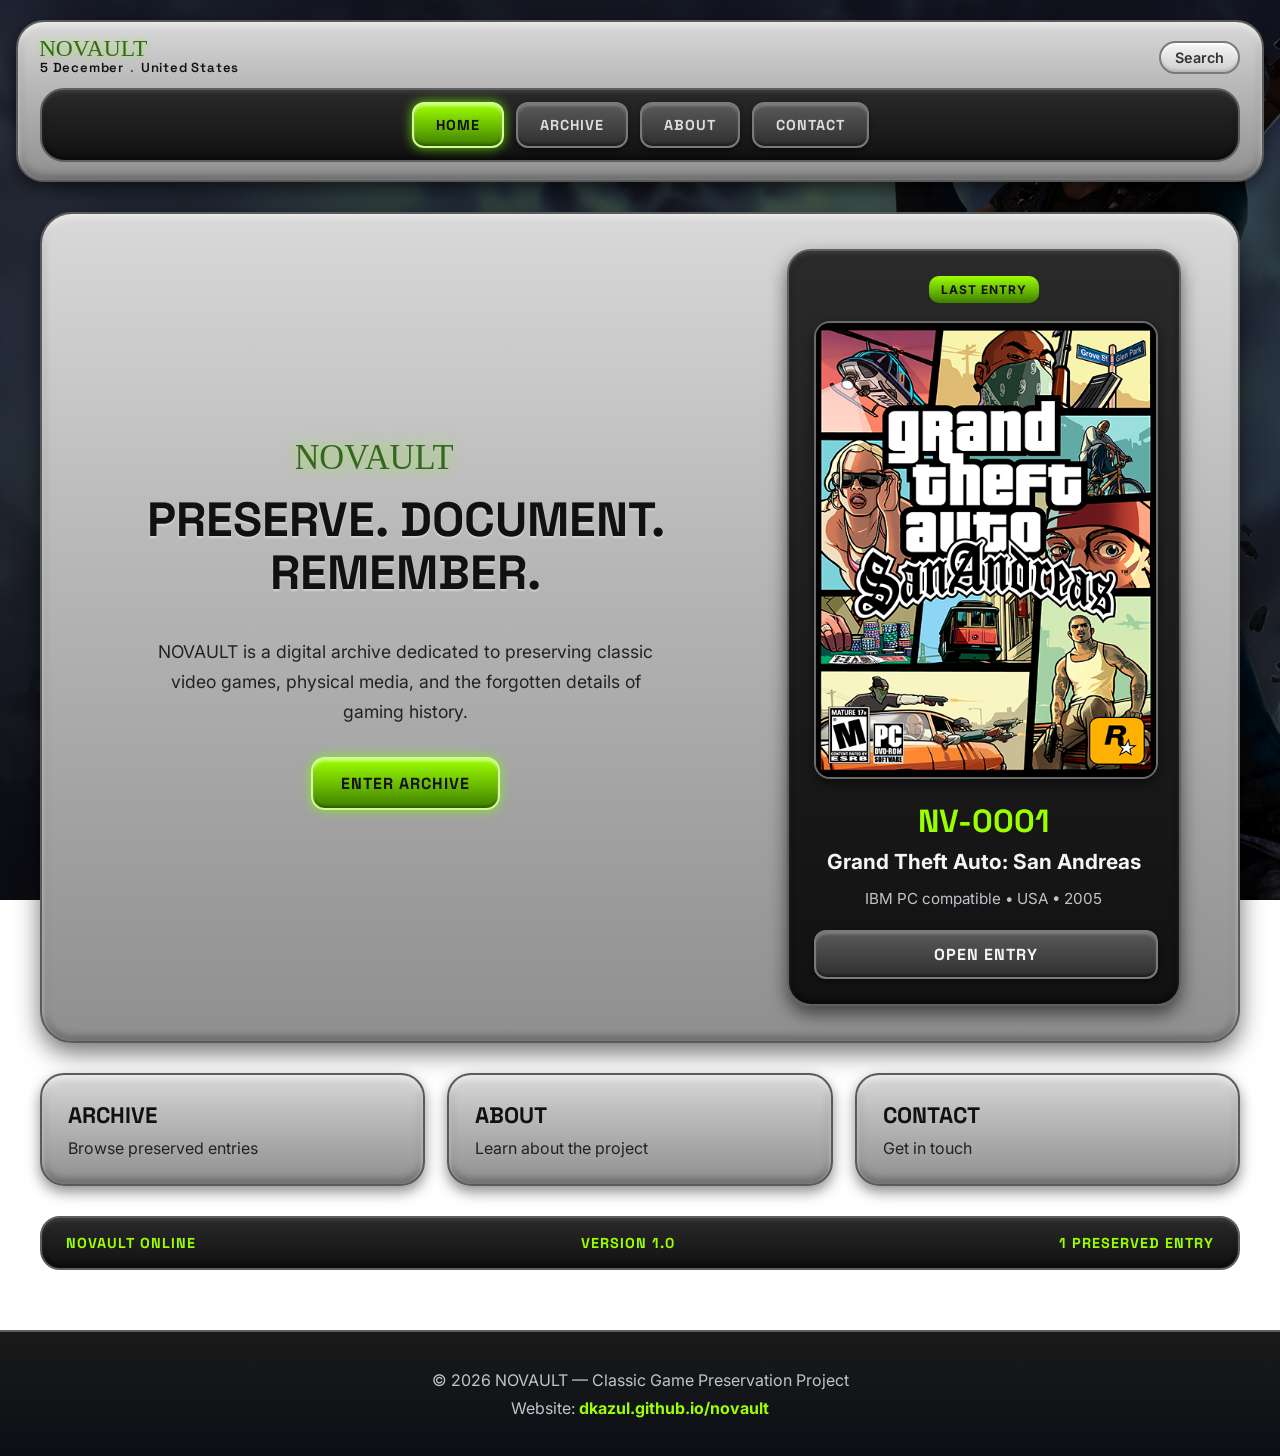
<file: index.html>
<!DOCTYPE html>
<html lang="en">

<head>
<meta charset="UTF-8">
<meta name="viewport" content="width=device-width, initial-scale=1.0">

<title>NOVAULT</title>

<link rel="preconnect" href="https://fonts.googleapis.com">
<link rel="preconnect" href="https://fonts.gstatic.com" crossorigin>
<link href="https://fonts.googleapis.com/css2?family=Inter:wght@400;500;700&family=Space+Grotesk:wght@500;700&display=swap" rel="stylesheet">

<link rel="stylesheet" href="style.css">
<link rel="icon" type="image/svg+xml" href="assets/images/favicon.svg">

</head>


<body>


<!-- NAVBAR RETRÔ -->
<nav class="retro-navbar">
    <div class="retro-navbar-top">

    <a href="index.html" class="retro-brand">
        <img src="assets/images/logo-menu.svg" alt="NOVAULT">

        <div class="retro-status-info">
    <span id="current-date"></span>
    <span class="separator">.</span>
    <span id="current-region"></span>
</div>
    </a>

    <div class="retro-search" onclick="comingSoon()">
    <span id="search-text">Search</span>
</div>

</div>

    <div class="retro-navbar-menu">
        <a href="index.html" class="retro-btn active">HOME</a>
        <a href="archive.html" class="retro-btn">ARCHIVE</a>
        <a href="about.html" class="retro-btn">ABOUT</a>
        <a href="contact.html" class="retro-btn">CONTACT</a>
    </div>
</nav>

<!-- HOME RETRÔ -->
<main class="retro-home">

    <section class="retro-hero">
        <div class="hero-left">
            <img src="assets/images/logo-menu.svg" alt="NOVAULT" class="hero-logo">

            <h1>PRESERVE. DOCUMENT. REMEMBER.</h1>

            <p>
                NOVAULT is a digital archive dedicated to preserving
                classic video games, physical media, and the forgotten
                details of gaming history.
            </p>

            <a href="archive.html" class="retro-cta">
                ENTER ARCHIVE
            </a>
        </div>

        <div class="hero-right">
            <div class="featured-card">
                <span class="featured-label">LAST ENTRY</span>

                <img src="assets/images/gta-san-andreas-cover-pc.jpg"
                     alt="GTA San Andreas"
                     class="featured-cover">

                <h2>NV-0001</h2>
                <h3>Grand Theft Auto: San Andreas</h3>

                <p>IBM PC compatible • USA • 2005</p>

                <a href="archive/nv-0001.html" class="featured-button">
                    OPEN ENTRY
                </a>
            </div>
        </div>
    </section>

    <section class="retro-panels">
        <a href="archive.html" class="panel-link">
            <div class="retro-panel">
                <h3>ARCHIVE</h3>
                <p>Browse preserved entries</p>
            </div>
        </a>

        <a href="about.html" class="panel-link">
            <div class="retro-panel">
                <h3>ABOUT</h3>
                <p>Learn about the project</p>
            </div>
        </a>

        <a href="contact.html" class="panel-link">
            <div class="retro-panel">
                <h3>CONTACT</h3>
                <p>Get in touch</p>
            </div>
        </a>
    </section>

    <section class="retro-status">
        <div class="status-bar">
            <span>NOVAULT ONLINE</span>
            <span>VERSION 1.0</span>
            <span>1 PRESERVED ENTRY</span>
        </div>
    </section>

</main>

<footer class="retro-footer">
    <p>© 2026 NOVAULT — Classic Game Preservation Project</p>
    <p>
        Website:
        <a href="https://dkazul.github.io/novault/" target="_blank">
            dkazul.github.io/novault
        </a>
    </p>
</footer>



<script>

const dateElement = document.getElementById("current-date");
const regionElement = document.getElementById("current-region");


// DATA

const now = new Date();

dateElement.textContent = now.toLocaleDateString("en-GB", {
    day: "numeric",
    month: "long"
});


// PAÍS

regionElement.textContent = "Detecting...";


fetch("https://ipwho.is/")
.then(response => response.json())
.then(data => {

    if (data.success) {
        regionElement.textContent = data.country;
    } else {
        throw new Error();
    }

})
.catch(() => {

    // fallback usando idioma do navegador

    const regionNames = new Intl.DisplayNames(
        ["en"],
        { type: "region" }
    );

    const userRegion =
        (navigator.language || "en-US").split("-")[1] || "US";


    regionElement.textContent =
        regionNames.of(userRegion);

});



</script>

<script>

function comingSoon(){

    const searchText = document.getElementById("search-text");

    searchText.textContent = "COMING SOON";


    setTimeout(() => {

        searchText.textContent = "Search";

    }, 2000);

}

</script>

</body>


</html>
</file>
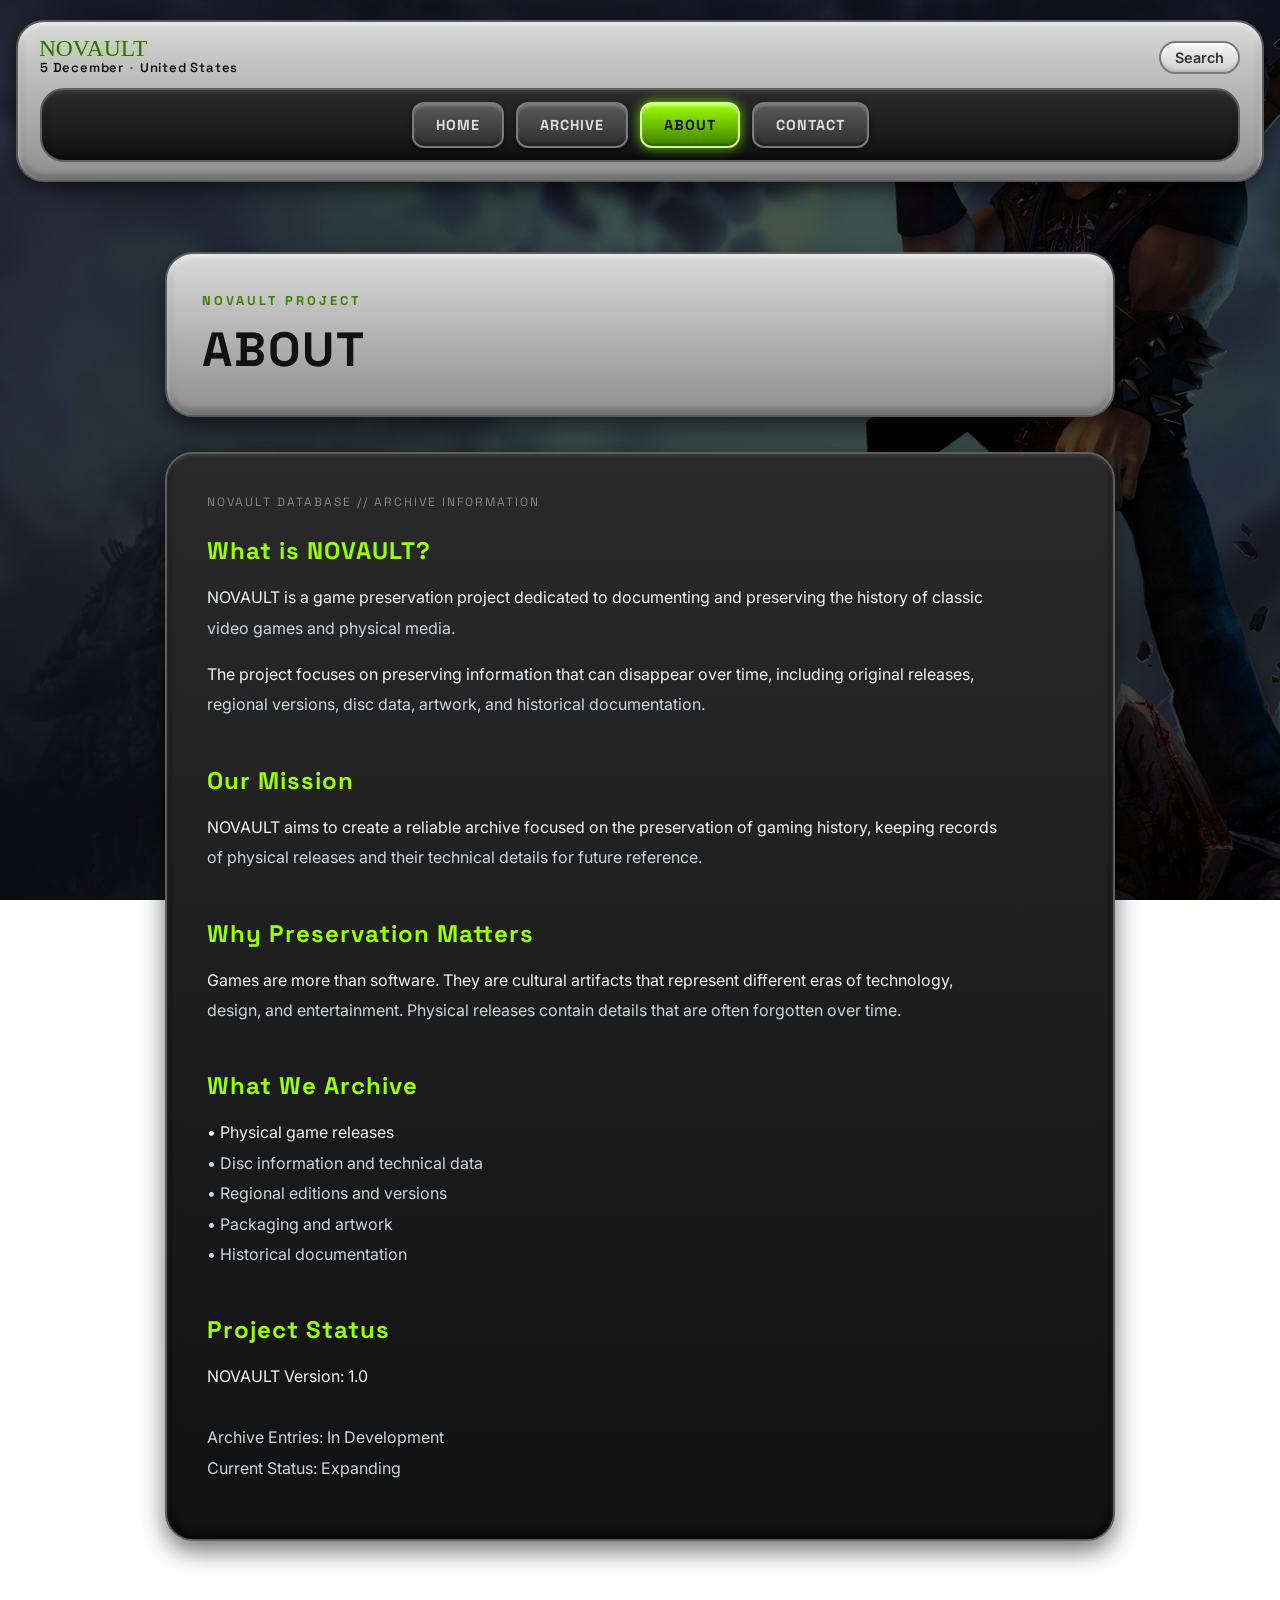
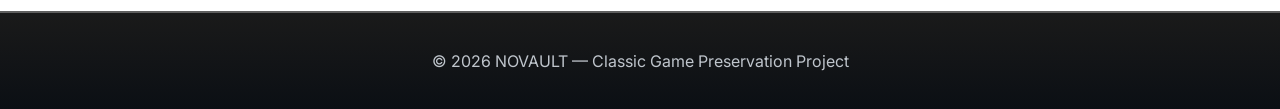
<file: about.html>
<!DOCTYPE html>
<html lang="en">

<head>

<meta charset="UTF-8">
<meta name="viewport" content="width=device-width, initial-scale=1.0">

<title>About — NOVAULT</title>

<link rel="preconnect" href="https://fonts.googleapis.com">
<link rel="preconnect" href="https://fonts.gstatic.com" crossorigin>
<link href="https://fonts.googleapis.com/css2?family=Inter:wght@400;500;700&family=Space+Grotesk:wght@500;700&display=swap" rel="stylesheet">

<link rel="stylesheet" href="style.css">
<link rel="icon" type="image/svg+xml" href="assets/images/favicon.svg">

</head>


<body>


<nav class="retro-navbar">
    <div class="retro-navbar-top">

    <div class="retro-brand-area">

        <a href="index.html" class="retro-brand">
            <img src="assets/images/logo-menu.svg" alt="NOVAULT">
        </a>

        <div class="retro-status-info">
            <span id="current-date"></span>
            <span class="separator">·</span>
            <span id="current-region"></span>
        </div>

    </div>

    <div class="retro-search" onclick="comingSoon()">
    <span id="search-text">Search</span>
</div>

</div>

    <div class="retro-navbar-menu">
        <a href="index.html" class="retro-btn">HOME</a>
        <a href="archive.html" class="retro-btn">ARCHIVE</a>
        <a href="about.html" class="retro-btn active">ABOUT</a>
        <a href="contact.html" class="retro-btn">CONTACT</a>
    </div>
</nav>



<main class="about-page">


<header class="about-header">

    <span>NOVAULT PROJECT</span>

    <h1>ABOUT</h1>

</header>




<section class="about-content">

<h2>
What is NOVAULT?
</h2>


<p>
NOVAULT is a game preservation project dedicated to documenting
and preserving the history of classic video games and physical media.
</p>


<p>
The project focuses on preserving information that can disappear
over time, including original releases, regional versions, disc data,
artwork, and historical documentation.
</p>




<h2>
Our Mission
</h2>


<p>
NOVAULT aims to create a reliable archive focused on the preservation
of gaming history, keeping records of physical releases and their
technical details for future reference.
</p>




<h2>
Why Preservation Matters
</h2>


<p>
Games are more than software. They are cultural artifacts that
represent different eras of technology, design, and entertainment.
Physical releases contain details that are often forgotten over time.
</p>




<h2>
What We Archive
</h2>


<p>

• Physical game releases
<br>
• Disc information and technical data
<br>
• Regional editions and versions
<br>
• Packaging and artwork
<br>
• Historical documentation

</p>




<h2>
Project Status
</h2>


<p>

NOVAULT Version: 1.0

<br><br>

Archive Entries: In Development

<br>

Current Status: Expanding

</p>


</section>


</main>





<footer class="retro-footer">

<p>© 2026 NOVAULT — Classic Game Preservation Project</p>

</footer>


<script>

const dateElement = document.getElementById("current-date");
const regionElement = document.getElementById("current-region");


// DATA

const now = new Date();

dateElement.textContent = now.toLocaleDateString("en-GB", {
    day: "numeric",
    month: "long"
});


// PAÍS

regionElement.textContent = "Detecting...";


fetch("https://ipwho.is/")
.then(response => response.json())
.then(data => {

    if (data.success) {
        regionElement.textContent = data.country;
    } else {
        throw new Error();
    }

})
.catch(() => {

    // fallback usando idioma do navegador

    const regionNames = new Intl.DisplayNames(
        ["en"],
        { type: "region" }
    );

    const userRegion =
        (navigator.language || "en-US").split("-")[1] || "US";


    regionElement.textContent =
        regionNames.of(userRegion);

});


</script>

<script>

function comingSoon(){

    const searchText = document.getElementById("search-text");

    searchText.textContent = "COMING SOON";


    setTimeout(() => {

        searchText.textContent = "Search";

    }, 2000);

}

</script>

</body>
</file>
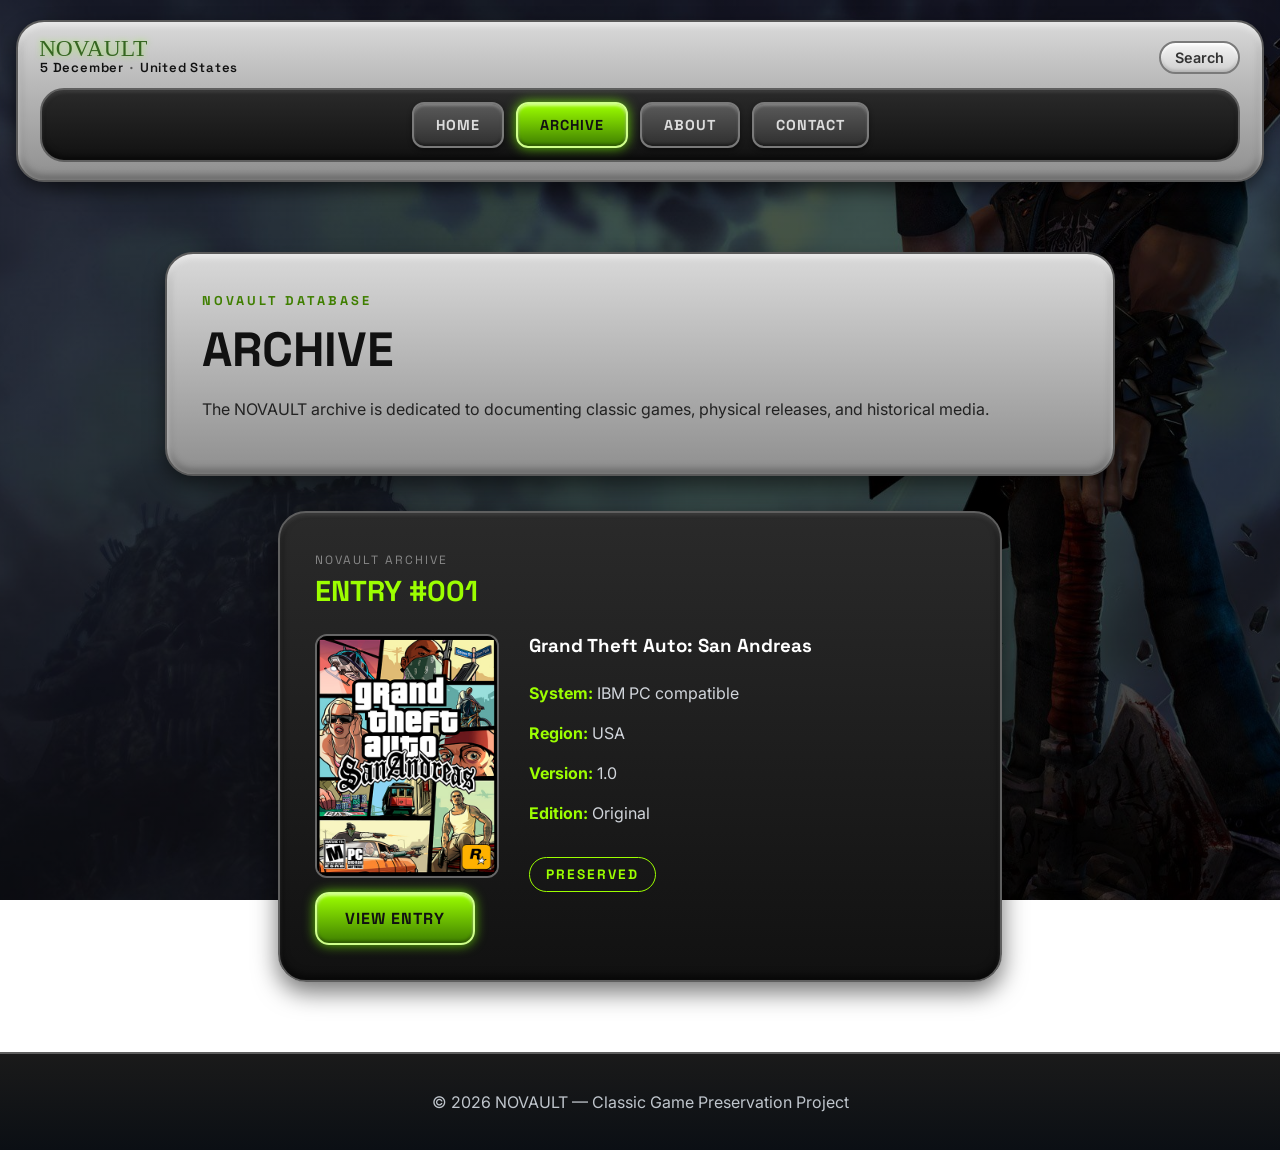
<file: archive.html>
<!DOCTYPE html>
<html lang="en">

<head>

<meta charset="UTF-8">
<meta name="viewport" content="width=device-width, initial-scale=1.0">

<title>Archive — NOVAULT</title>

<link rel="preconnect" href="https://fonts.googleapis.com">
<link rel="preconnect" href="https://fonts.gstatic.com" crossorigin>

<link href="https://fonts.googleapis.com/css2?family=Inter:wght@400;500;700&family=Space+Grotesk:wght@500;700&display=swap" rel="stylesheet">

<link rel="stylesheet" href="style.css">

<link rel="icon" type="image/svg+xml" href="assets/images/favicon.svg">

</head>


<body>



<nav class="retro-navbar">

<div class="retro-navbar-top">


<div class="retro-brand-area">

<a href="index.html" class="retro-brand">
<img src="assets/images/logo-menu.svg" alt="NOVAULT">
</a>


<div class="retro-status-info">

<span id="current-date"></span>

<span class="separator">·</span>

<span id="current-region"></span>

</div>


</div>



<div class="retro-search" onclick="comingSoon()">
    <span id="search-text">Search</span>
</div>



</div>




<div class="retro-navbar-menu">

<a href="index.html" class="retro-btn">
HOME
</a>

<a href="archive.html" class="retro-btn active">
ARCHIVE
</a>

<a href="about.html" class="retro-btn">
ABOUT
</a>

<a href="contact.html" class="retro-btn">
CONTACT
</a>

</div>


</nav>







<main class="archive-page">



<header class="archive-page-header">

<span>NOVAULT DATABASE</span>

<h1>ARCHIVE</h1>


<p>
The NOVAULT archive is dedicated to documenting
classic games, physical releases, and historical media.
</p>


</header>







<section class="archive-list">





<article class="archive-card">



<div class="archive-header">

<span>NOVAULT ARCHIVE</span>

<h2>ENTRY #001</h2>


</div>






<div class="archive-content">


<img 
src="assets/images/gta-san-andreas-cover-pc.jpg"
alt="Grand Theft Auto: San Andreas Cover"
class="game-cover">





<div class="archive-info">


<h3>
Grand Theft Auto: San Andreas
</h3>


<p>
<strong>System:</strong> IBM PC compatible
</p>


<p>
<strong>Region:</strong> USA
</p>


<p>
<strong>Version:</strong> 1.0
</p>


<p>
<strong>Edition:</strong> Original
</p>



<div class="status-preserved">

PRESERVED

</div>


</div>



</div>





<a href="archive/nv-0001.html" class="retro-cta">

VIEW ENTRY

</a>



</article>





</section>


</main>








<footer class="retro-footer">

<p>
© 2026 NOVAULT — Classic Game Preservation Project
</p>

</footer>







<script>

const dateElement = document.getElementById("current-date");
const regionElement = document.getElementById("current-region");


// DATA

const now = new Date();

dateElement.textContent = now.toLocaleDateString("en-GB", {

day: "numeric",

month: "long"

});



// COUNTRY

regionElement.textContent = "Detecting...";


fetch("https://ipwho.is/")

.then(response => response.json())

.then(data => {


if(data.success){

regionElement.textContent = data.country;

}

else{

throw new Error();

}


})


.catch(()=>{


const regionNames = new Intl.DisplayNames(

["en"],

{type:"region"}

);


const userRegion =
(navigator.language || "en-US")
.split("-")[1] || "US";


regionElement.textContent =
regionNames.of(userRegion);


});


</script>


<script>

function comingSoon(){

    const searchText = document.getElementById("search-text");

    searchText.textContent = "COMING SOON";


    setTimeout(() => {

        searchText.textContent = "Search";

    }, 2000);

}

</script>



</body>

</html>
</file>
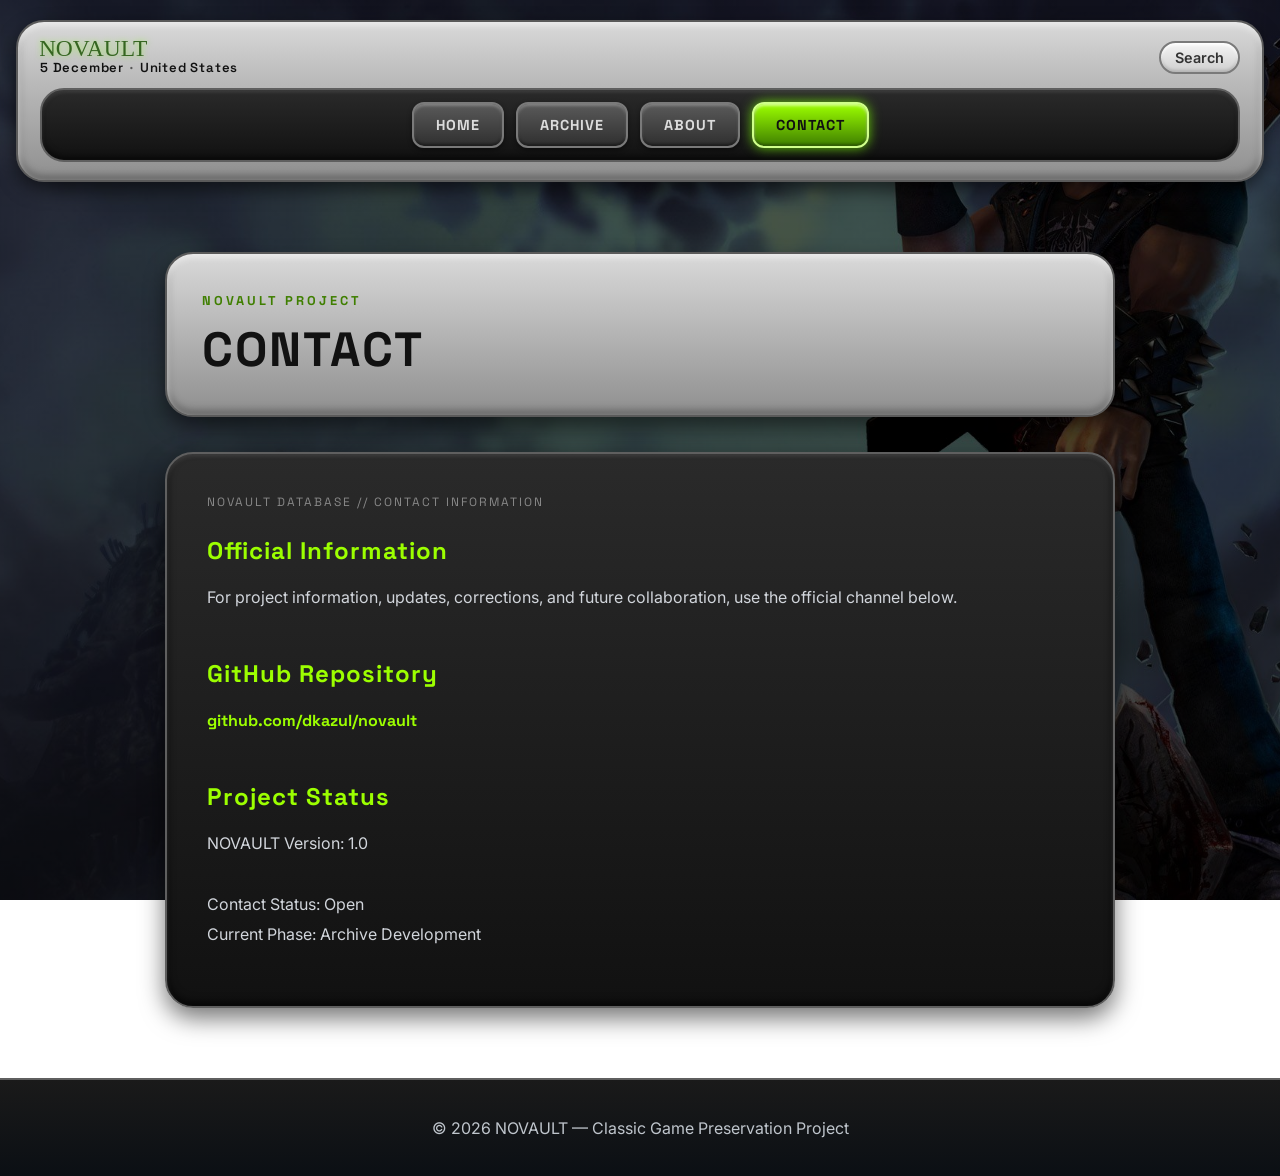
<file: contact.html>
<!DOCTYPE html>
<html lang="en">

<head>

<meta charset="UTF-8">
<meta name="viewport" content="width=device-width, initial-scale=1.0">

<title>Contact — NOVAULT</title>

<link rel="preconnect" href="https://fonts.googleapis.com">
<link rel="preconnect" href="https://fonts.gstatic.com" crossorigin>

<link href="https://fonts.googleapis.com/css2?family=Inter:wght@400;500;700&family=Space+Grotesk:wght@500;700&display=swap" rel="stylesheet">

<link rel="stylesheet" href="style.css">

<link rel="icon" type="image/svg+xml" href="assets/images/favicon.svg">

</head>


<body>


<nav class="retro-navbar">

    <div class="retro-navbar-top">


        <div class="retro-brand-area">

            <a href="index.html" class="retro-brand">
                <img src="assets/images/logo-menu.svg" alt="NOVAULT">
            </a>


            <div class="retro-status-info">

                <span id="current-date"></span>

                <span class="separator">·</span>

                <span id="current-region"></span>

            </div>


        </div>



        <div class="retro-search" onclick="comingSoon()">
    <span id="search-text">Search</span>
</div>


    </div>



    <div class="retro-navbar-menu">

        <a href="index.html" class="retro-btn">
            HOME
        </a>

        <a href="archive.html" class="retro-btn">
            ARCHIVE
        </a>

        <a href="about.html" class="retro-btn">
            ABOUT
        </a>

        <a href="contact.html" class="retro-btn active">
            CONTACT
        </a>

    </div>


</nav>





<main class="contact-page">



<header class="contact-header">

    <span>NOVAULT PROJECT</span>

    <h1>CONTACT</h1>

</header>





<section class="contact-content">



<h2>
Official Information
</h2>


<p>
For project information, updates, corrections,
and future collaboration, use the official channel below.
</p>




<h2>
GitHub Repository
</h2>


<p>

<a 
href="https://github.com/dkazul/novault"
class="contact-link"
target="_blank">

github.com/dkazul/novault

</a>

</p>





<h2>
Project Status
</h2>


<p>

NOVAULT Version: 1.0

<br><br>

Contact Status: Open

<br>

Current Phase: Archive Development

</p>




</section>


</main>






<footer class="retro-footer">

<p>
© 2026 NOVAULT — Classic Game Preservation Project
</p>

</footer>






<script>

const dateElement = document.getElementById("current-date");
const regionElement = document.getElementById("current-region");


// DATA

const now = new Date();

dateElement.textContent = now.toLocaleDateString("en-GB", {

    day: "numeric",

    month: "long"

});


// COUNTRY

regionElement.textContent = "Detecting...";


fetch("https://ipwho.is/")

.then(response => response.json())

.then(data => {


    if(data.success){

        regionElement.textContent = data.country;

    } else {

        throw new Error();

    }


})


.catch(() => {


    const regionNames = new Intl.DisplayNames(

        ["en"],

        { type: "region" }

    );


    const userRegion =

    (navigator.language || "en-US")
    .split("-")[1] || "US";


    regionElement.textContent =
    regionNames.of(userRegion);


});


</script>

<script>

function comingSoon(){

    const searchText = document.getElementById("search-text");

    searchText.textContent = "COMING SOON";


    setTimeout(() => {

        searchText.textContent = "Search";

    }, 2000);

}

</script>

</body>

</html>
</file>
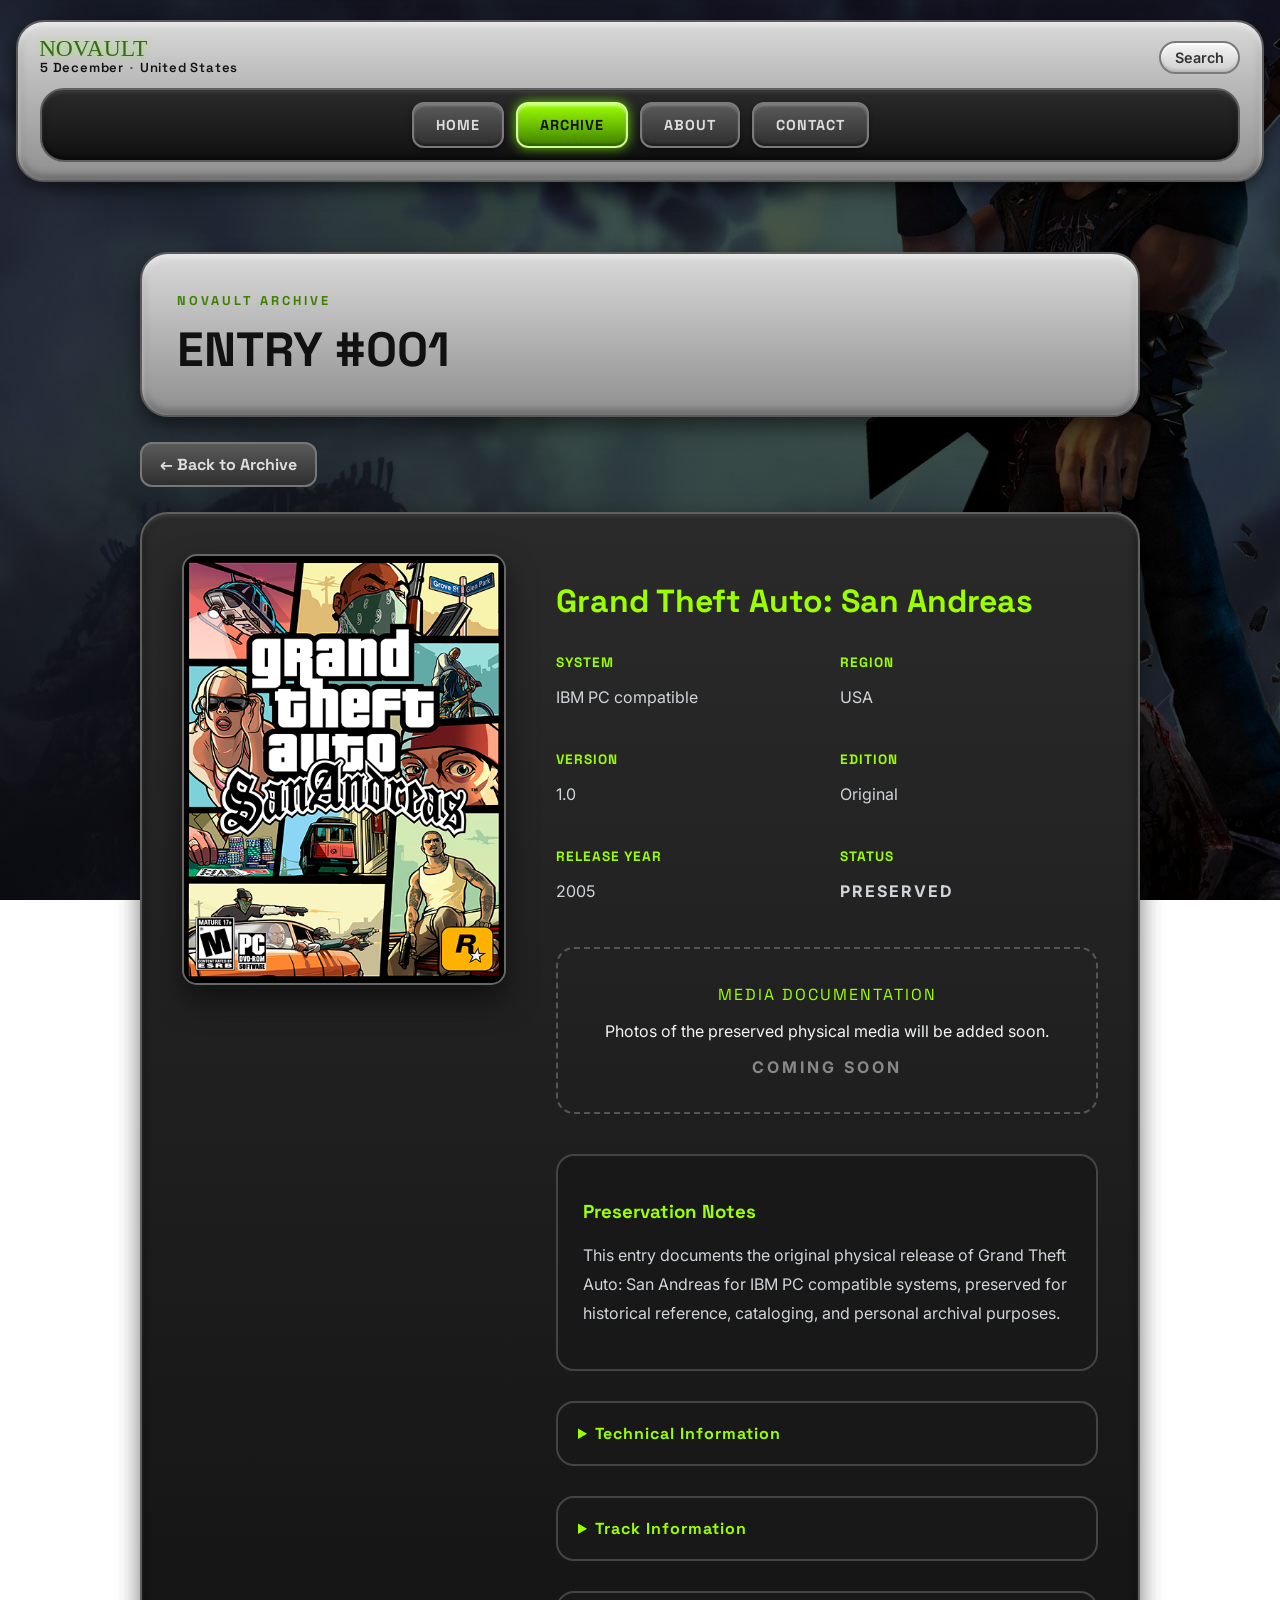
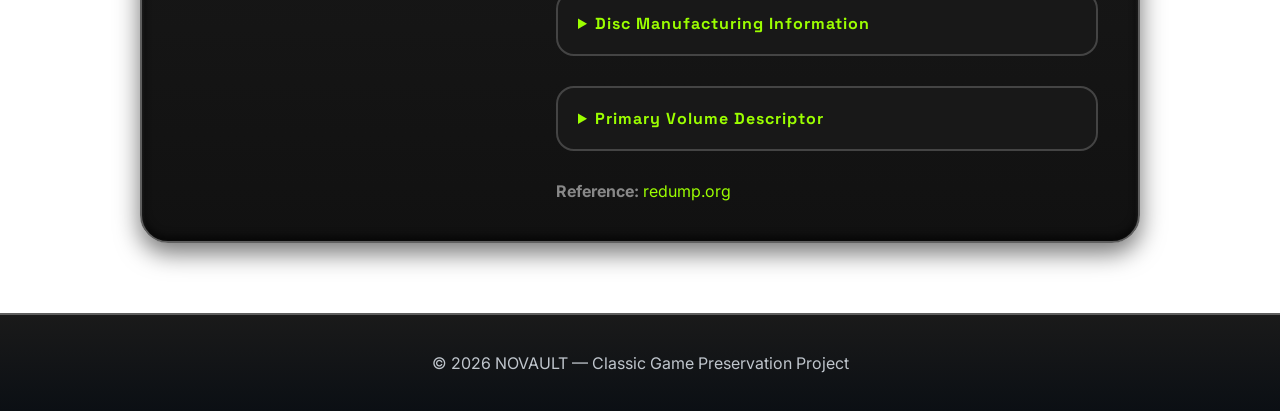
<file: archive/nv-0001.html>
<!DOCTYPE html>
<html lang="en">

<head>

<meta charset="UTF-8">
<meta name="viewport" content="width=device-width, initial-scale=1.0">

<title>Grand Theft Auto: San Andreas — NOVAULT</title>


<link rel="preconnect" href="https://fonts.googleapis.com">
<link rel="preconnect" href="https://fonts.gstatic.com" crossorigin>

<link href="https://fonts.googleapis.com/css2?family=Inter:wght@400;500;700&family=Space+Grotesk:wght@500;700&display=swap" rel="stylesheet">


<link rel="stylesheet" href="../style.css">
<link rel="stylesheet" href="../css/archive.css">


<link rel="icon" type="image/svg+xml" href="../assets/images/favicon.svg">


</head>



<body>


<nav class="retro-navbar">

<div class="retro-navbar-top">


<div class="retro-brand-area">

<a href="../index.html" class="retro-brand">

<img src="../assets/images/logo-menu.svg" alt="NOVAULT">

</a>


<div class="retro-status-info">

<span id="current-date"></span>

<span class="separator">·</span>

<span id="current-region"></span>

</div>


</div>




<div class="retro-search" onclick="comingSoon()">
    <span id="search-text">Search</span>
</div>


</div>



<div class="retro-navbar-menu">

<a href="../index.html" class="retro-btn">
HOME
</a>

<a href="../archive.html" class="retro-btn active">
ARCHIVE
</a>

<a href="../about.html" class="retro-btn">
ABOUT
</a>

<a href="../contact.html" class="retro-btn">
CONTACT
</a>


</div>


</nav>




<main class="entry-page">



<header class="entry-header">

    <span>NOVAULT ARCHIVE</span>

    <h1>ENTRY #001</h1>

</header>


<a href="../archive.html" class="back-button">
    ← Back to Archive
</a>



<section class="entry-content">


<div class="entry-cover">

<img src="../assets/images/gta-san-andreas-cover-pc.jpg"
alt="Grand Theft Auto: San Andreas Cover">

</div>




<div class="entry-info">



<h2>
Grand Theft Auto: San Andreas
</h2>




<div class="info-grid">



<div class="info-item">

<strong>SYSTEM</strong>

<p>
IBM PC compatible
</p>

</div>



<div class="info-item">

<strong>REGION</strong>

<p>
USA
</p>

</div>



<div class="info-item">

<strong>VERSION</strong>

<p>
1.0
</p>

</div>



<div class="info-item">

<strong>EDITION</strong>

<p>
Original
</p>

</div>



<div class="info-item">

<strong>RELEASE YEAR</strong>

<p>
2005
</p>

</div>



<div class="info-item">

<strong>STATUS</strong>

<p class="preserved">
PRESERVED
</p>

</div>



</div>


<section class="media-gallery">

    


    <div class="coming-soon">

        <span>
            MEDIA DOCUMENTATION
        </span>

        <p>
            Photos of the preserved physical media will be added soon.
        </p>

        <strong>
            COMING SOON
        </strong>

    </div>


</section>


<section class="entry-notes">

<h3>
Preservation Notes
</h3>


<p>
This entry documents the original physical release of
Grand Theft Auto: San Andreas for IBM PC compatible
systems, preserved for historical reference, cataloging,
and personal archival purposes.
</p>


</section>






<details class="archive-section">


<summary>
Technical Information
</summary>



<section class="technical-info">


<div class="info-grid">


<div class="info-item">

<strong>MEDIA</strong>

<p>
DVD-5
</p>

</div>


<div class="info-item">

<strong>LANGUAGES</strong>

<p>
English
</p>

</div>


<div class="info-item">

<strong>BARCODE</strong>

<p>
7 10425 21694 7
</p>

</div>


<div class="info-item">

<strong>PROTECTION</strong>

<p>
SecuROM 7.02.000
</p>

</div>


<div class="info-item">

<strong>VOLUME LABEL</strong>

<p>
GTA_SAN_ANDREAS
</p>

</div>


</div>


</section>


</details>

<details class="archive-section">


<summary>
Track Information
</summary>



<section class="hash-info">


<p>
Track 1
</p>


<p>
Sectors: 2058368
</p>


<p>
Size: 4215537664 bytes
</p>


<p>
CRC-32: e611680b
</p>


<p>
MD5:
e641382cc9afb5af97d0a58ca0bfcb9f
</p>


<p>
SHA-1:
2323df82c43d0871d5150a6b8347b4b8c451e023
</p>


</section>


</details>






<details class="archive-section">


<summary>
Disc Manufacturing Information
</summary>



<section class="disc-info">



<div class="info-grid">



<div class="info-item">

<strong>#</strong>

<p>
1
</p>

</div>




<div class="info-item">

<strong>
MASTERING CODE
</strong>

<p>
216941 D4N
</p>

</div>




<div class="info-item">

<strong>
LASER BRANDED / ETCHED
</strong>

<p>
R5A0P
</p>

</div>




<div class="info-item">

<strong>
MASTERING SID CODE
</strong>

<p>
IFPI L250
</p>

</div>




<div class="info-item">

<strong>
TOOLSTAMP / MASTERING CODE
<br>
(ENGRAVED / STAMPED)
</strong>

<p>
11, 01
</p>

</div>




<div class="info-item">

<strong>
MOULD SID CODE
</strong>

<p>
IFPI 41C8
</p>

</div>



</div>



</section>


</details>







<details class="archive-section">


<summary>
Primary Volume Descriptor
</summary>



<section class="pvd-info">



<table>


<thead>


<tr>

<th>
Record / Entry
</th>

<th>
Contents
</th>

<th>
Date
</th>

<th>
Time
</th>

<th>
GMT
</th>

</tr>


</thead>





<tbody>



<tr>

<td>
Creation
</td>

<td>
32 30 30 35 30 35 32 30 31 38 33 36 31 34 30 30 30
</td>

<td>
2005-05-20
</td>

<td>
18:36:14.00
</td>

<td>
+12:00
</td>

</tr>





<tr>

<td>
Modification
</td>

<td>
32 30 30 35 30 35 32 30 31 38 33 36 31 34 30 30 30
</td>

<td>
2005-05-20
</td>

<td>
18:36:14.00
</td>

<td>
+12:00
</td>

</tr>





<tr>

<td>
Expiration
</td>

<td>
39 39 39 39 31 32 33 31 30 30 30 30 30 30 30 30 30
</td>

<td>
9999-12-31
</td>

<td>
00:00:00.00
</td>

<td>
+12:00
</td>

</tr>





<tr>

<td>
Effective
</td>

<td>
39 39 39 39 31 32 33 31 30 30 30 30 30 30 30 30 30
</td>

<td>
9999-12-31
</td>

<td>
00:00:00.00
</td>

<td>
+12:00
</td>

</tr>



</tbody>


</table>



<p class="table-note">

Total: 68 bytes

</p>



</section>


</details>







<div class="entry-reference">


<strong>
Reference:
</strong>


<a href="http://redump.org/" target="_blank">

redump.org

</a>


</div>





</div>


</section>


</main>







<footer class="retro-footer">

<p>
© 2026 NOVAULT — Classic Game Preservation Project
</p>

</footer>



<script>

const dateElement = document.getElementById("current-date");
const regionElement = document.getElementById("current-region");


// DATA

const now = new Date();

dateElement.textContent = now.toLocaleDateString("en-GB", {

day: "numeric",

month: "long"

});


// COUNTRY

regionElement.textContent = "Detecting...";


fetch("https://ipwho.is/")

.then(response => response.json())

.then(data => {


if(data.success){

regionElement.textContent = data.country;

}

else{

throw new Error();

}


})


.catch(()=>{


const regionNames = new Intl.DisplayNames(

["en"],

{type:"region"}

);


const userRegion =
(navigator.language || "en-US")
.split("-")[1] || "US";


regionElement.textContent =
regionNames.of(userRegion);


});


</script>

<script>

function comingSoon(){

    const searchText = document.getElementById("search-text");

    searchText.textContent = "COMING SOON";


    setTimeout(() => {

        searchText.textContent = "Search";

    }, 2000);

}

</script>

</body>


</html>
</file>
<file: style.css>
body {
    margin: 0;
    min-height: 100vh;

    background:
        linear-gradient(
            rgba(0, 0, 0, 0.65),
            rgba(0, 0, 0, 0.75)
        ),
        url("assets/images/guitar-hero-wallpapers.jpg");

    background-size: cover;
    background-position: center;
    background-repeat: no-repeat;
    background-attachment: fixed;

    color: #F3F4F6;
    font-family: "Inter", sans-serif;
    overflow-x: hidden;
}


/* =========================
   RETRO XBOX 2004 NAVBAR
========================= */

.retro-navbar {
    max-width: 1200px;
    margin: 20px auto;
    padding: 18px 22px;
    background: linear-gradient(
        to bottom,
        #d9d9d9 0%,
        #bcbcbc 35%,
        #8f8f8f 100%
    );
    border-radius: 28px;
    border: 2px solid #5a5a5a;
    box-shadow:
        inset 0 3px 6px rgba(255,255,255,0.7),
        inset 0 -4px 8px rgba(0,0,0,0.35),
        0 8px 18px rgba(0,0,0,0.55);
}

.retro-navbar-top {
    display: flex;
    justify-content: space-between;
    align-items: center;
    margin-bottom: 14px;
}

.retro-brand img {
    width: 150px;
    filter: drop-shadow(0 0 3px rgba(123,255,0,0.6));
}

.retro-search {
    background: linear-gradient(to bottom, #f5f5f5, #cfcfcf);
    border: 2px solid #7a7a7a;
    border-radius: 18px;
    padding: 6px 14px;
    color: #333;
    font-size: 0.9rem;
    font-weight: 600;
    box-shadow:
        inset 0 2px 3px rgba(255,255,255,0.9),
        inset 0 -2px 3px rgba(0,0,0,0.15);
}

.retro-navbar-menu {
    display: flex;
    justify-content: center;
    gap: 12px;
    padding: 12px;
    background: linear-gradient(to bottom, #2a2a2a, #111);
    border-radius: 24px;
    border: 2px solid #5f5f5f;
    box-shadow:
        inset 0 2px 4px rgba(255,255,255,0.12),
        inset 0 -3px 6px rgba(0,0,0,0.6);
}

.retro-btn {
    padding: 12px 22px;
    border-radius: 12px;
    text-decoration: none;
    font-family: "Space Grotesk", sans-serif;
    font-size: 0.9rem;
    font-weight: 700;
    letter-spacing: 1px;
    color: #dcdcdc;
    background: linear-gradient(to bottom, #5a5a5a, #2f2f2f);
    border: 2px solid #7a7a7a;
    box-shadow:
        inset 0 2px 3px rgba(255,255,255,0.25),
        inset 0 -2px 3px rgba(0,0,0,0.45),
        0 2px 5px rgba(0,0,0,0.45);
    transition: all 0.2s ease;
}

.retro-btn:hover {
    transform: translateY(-2px);
    color: #fff;
    box-shadow:
        inset 0 2px 3px rgba(255,255,255,0.3),
        inset 0 -2px 3px rgba(0,0,0,0.5),
        0 5px 10px rgba(0,0,0,0.55);
}

.retro-btn.active {
    background: linear-gradient(to bottom, #9cff00, #3f7f00);
    color: #111;
    border-color: #cfff8a;
    box-shadow:
        inset 0 2px 3px rgba(255,255,255,0.55),
        inset 0 -2px 3px rgba(0,0,0,0.35),
        0 0 12px rgba(123,255,0,0.75);
}

/* Mobile */
@media (max-width: 768px) {
    .retro-navbar {
        margin: 12px;
        padding: 14px;
    }

    .retro-navbar-top {
        flex-direction: column;
        gap: 10px;
    }

    .retro-navbar-menu {
        flex-wrap: wrap;
        gap: 8px;
    }

    .retro-btn {
        flex: 1 1 calc(50% - 8px);
        text-align: center;
    }
}


/* ========================================
NOVAULT RETRO HOME — XBOX 2004 INSPIRED
======================================== */

.retro-home {
max-width: 1200px;
margin: 30px auto;
padding: 0 20px;
}

.retro-hero {
display: grid;
grid-template-columns: 1.2fr 0.8fr;
gap: 30px;
background: linear-gradient(
to bottom,
#d9d9d9 0%,
#bcbcbc 35%,
#8f8f8f 100%
);
border-radius: 32px;
padding: 35px;
border: 2px solid #5a5a5a;
box-shadow:
inset 0 3px 6px rgba(255,255,255,0.7),
inset 0 -4px 8px rgba(0,0,0,0.35),
0 10px 25px rgba(0,0,0,0.55);
}

.hero-left {
    display: flex;
    flex-direction: column;
    justify-content: center;
    align-items: center; /* centraliza tudo horizontalmente */
    text-align: center;  /* centraliza os textos */
}

.hero-logo {
    width: 220px;
    margin-bottom: 25px;
    filter: drop-shadow(0 0 8px rgba(123,255,0,0.7));
    display: block;
    margin-left: auto;
    margin-right: auto;
}

.hero-left h1 {
font-family: "Space Grotesk", sans-serif;
font-size: 3rem;
line-height: 1.1;
color: #111;
margin: 0 0 20px;
text-shadow: 0 2px 2px rgba(255,255,255,0.4);
}

.hero-left p {
color: #222;
font-size: 1.1rem;
line-height: 1.7;
max-width: 520px;
margin-bottom: 30px;
}

.retro-cta {
display: inline-block;
width: fit-content;
padding: 14px 28px;
background: linear-gradient(to bottom, #9cff00, #3f7f00);
color: #111;
text-decoration: none;
font-family: "Space Grotesk", sans-serif;
font-weight: 700;
letter-spacing: 1px;
border-radius: 14px;
border: 2px solid #cfff8a;
box-shadow:
inset 0 2px 3px rgba(255,255,255,0.55),
inset 0 -2px 3px rgba(0,0,0,0.35),
0 0 12px rgba(123,255,0,0.75);
transition: all 0.2s ease;
}

.retro-cta:hover {
transform: translateY(-3px);
box-shadow:
inset 0 2px 3px rgba(255,255,255,0.6),
inset 0 -2px 3px rgba(0,0,0,0.4),
0 0 18px rgba(123,255,0,0.9);
}

.hero-right {
display: flex;
justify-content: center;
align-items: center;
}

.featured-card {
width: 100%;
max-width: 340px;
background: linear-gradient(to bottom, #2a2a2a, #111);
border-radius: 24px;
padding: 25px;
border: 2px solid #5f5f5f;
box-shadow:
inset 0 2px 4px rgba(255,255,255,0.12),
inset 0 -3px 6px rgba(0,0,0,0.6),
0 8px 18px rgba(0,0,0,0.55);
text-align: center;
}

.featured-label {
display: inline-block;
padding: 6px 12px;
background: linear-gradient(to bottom, #9cff00, #3f7f00);
color: #111;
font-size: 0.75rem;
font-weight: 700;
letter-spacing: 1px;
border-radius: 10px;
margin-bottom: 18px;
}

.featured-cover {
width: 100%;
border-radius: 16px;
border: 2px solid #6a6a6a;
box-shadow: 0 4px 12px rgba(0,0,0,0.5);
margin-bottom: 18px;
}

.featured-card h2 {
font-family: "Space Grotesk", sans-serif;
color: #9cff00;
font-size: 2rem;
margin: 0 0 8px;
}

.featured-card h3 {
color: #f3f4f6;
font-size: 1.3rem;
margin: 0 0 10px;
}

.featured-card p {
color: #bfc5cc;
font-size: 0.95rem;
margin-bottom: 22px;
}

.featured-button {
display: inline-block;
width: 100%;
padding: 12px 0;
background: linear-gradient(to bottom, #5a5a5a, #2f2f2f);
color: #f3f4f6;
text-decoration: none;
font-family: "Space Grotesk", sans-serif;
font-weight: 700;
letter-spacing: 1px;
border-radius: 12px;
border: 2px solid #7a7a7a;
box-shadow:
inset 0 2px 3px rgba(255,255,255,0.25),
inset 0 -2px 3px rgba(0,0,0,0.45),
0 2px 5px rgba(0,0,0,0.45);
transition: all 0.2s ease;
}

.featured-button:hover {
transform: translateY(-2px);
background: linear-gradient(to bottom, #6a6a6a, #3a3a3a);
}

.retro-panels {
display: grid;
grid-template-columns: repeat(3, 1fr);
gap: 22px;
margin-top: 30px;
}

.panel-link {
text-decoration: none;
}

.retro-panel {
background: linear-gradient(
to bottom,
#d9d9d9 0%,
#bcbcbc 35%,
#8f8f8f 100%
);
border-radius: 24px;
padding: 26px;
border: 2px solid #5a5a5a;
box-shadow:
inset 0 3px 6px rgba(255,255,255,0.7),
inset 0 -4px 8px rgba(0,0,0,0.35),
0 6px 14px rgba(0,0,0,0.45);
transition: all 0.2s ease;
}

.retro-panel:hover {
transform: translateY(-4px);
box-shadow:
inset 0 3px 6px rgba(255,255,255,0.75),
inset 0 -4px 8px rgba(0,0,0,0.4),
0 10px 20px rgba(0,0,0,0.55);
}

.retro-panel h3 {
font-family: "Space Grotesk", sans-serif;
color: #111;
font-size: 1.4rem;
margin: 0 0 8px;
}

.retro-panel p {
color: #222;
margin: 0;
}

.retro-status {
margin-top: 30px;
}

.status-bar {
display: flex;
justify-content: space-between;
align-items: center;
padding: 16px 24px;
background: linear-gradient(to bottom, #2a2a2a, #111);
border-radius: 20px;
border: 2px solid #5f5f5f;
box-shadow:
inset 0 2px 4px rgba(255,255,255,0.12),
inset 0 -3px 6px rgba(0,0,0,0.6);
font-family: "Space Grotesk", sans-serif;
font-size: 0.9rem;
font-weight: 700;
letter-spacing: 1px;
color: #9cff00;
}

.retro-footer {
margin-top: 60px;
padding: 30px 20px;
text-align: center;
background: linear-gradient(to bottom, #1a1a1a, #0b0f14);
border-top: 2px solid #5f5f5f;
}

.retro-footer p {
margin: 8px 0;
color: #bfc5cc;
}

.retro-footer a {
color: #9cff00;
text-decoration: none;
font-weight: 700;
}

.retro-footer a:hover {
text-decoration: underline;
}

/* RESPONSIVO */

@media (max-width: 900px) {
.retro-hero {
grid-template-columns: 1fr;
text-align: center;
}


.hero-left {
    align-items: center;
}

.hero-left p {
    max-width: 100%;
}

.retro-panels {
    grid-template-columns: 1fr;
}

.status-bar {
    flex-direction: column;
    gap: 8px;
    text-align: center;
}


}

@media (max-width: 600px) {
.retro-home {
padding: 0 12px;
}


.retro-hero {
    padding: 22px;
    border-radius: 24px;
}

.hero-logo {
    width: 180px;
}

.hero-left h1 {
    font-size: 2.1rem;
}

.featured-card {
    padding: 18px;
}

.retro-panel {
    padding: 20px;
}


}




/* ARCHIVE CARD */

.archive-card {

    margin: 40px auto;
    padding: 30px;

    max-width: 500px;

    border: 1px solid rgba(96,165,250,0.3);

    background: rgba(255,255,255,0.03);

    border-radius: 10px;

}


.archive-card h2 {
    color: #60A5FA;
}


.archive-card p {
    line-height: 2;
}


/* FOOTER */

footer {

    margin-top: 100px;

    color: #71717A;

}

/* Archive Card Redesign */

.archive-card {
    margin: 40px auto;
    padding: 30px;
    max-width: 650px;
    border: 1px solid rgba(96,165,250,0.3);
    background: rgba(255,255,255,0.03);
    border-radius: 12px;
    text-align: left;
}

.archive-header span {
    color: #93C5FD;
    font-size: 0.8rem;
    letter-spacing: 2px;
}

.archive-header h2 {
    color: #60A5FA;
    margin: 5px 0 20px;
    font-size: 1.8rem;
}

.archive-content {
    display: flex;
    gap: 25px;
    align-items: flex-start;
}

.cover-placeholder {
    width: 180px;
    height: 240px;
    background: rgba(255,255,255,0.05);
    border: 1px solid rgba(96,165,250,0.2);
    border-radius: 8px;
    display: flex;
    align-items: center;
    justify-content: center;
    color: #71717A;
    font-size: 0.9rem;
    letter-spacing: 1px;
}

.archive-info h3 {
    color: #F3F4F6;
    margin-top: 0;
    margin-bottom: 20px;
}

.archive-info p {
    margin: 8px 0;
}

.archive-info strong {
    color: #93C5FD;
}

.status-preserved {
    display: inline-block;
    margin-top: 20px;
    padding: 6px 14px;
    border: 1px solid #22C55E;
    border-radius: 20px;
    color: #22C55E;
    font-size: 0.85rem;
    letter-spacing: 2px;
    font-weight: bold;
}

.game-cover {
    width: 180px;
    height: 240px;
    object-fit: cover;
    border-radius: 8px;
    border: 1px solid rgba(96,165,250,0.2);
}

/* ========================================
   ABOUT PAGE — NOVAULT ARCHIVE STYLE
======================================== */


.about-page {

    max-width: 950px;

    margin: 70px auto;

    padding: 0 20px;

}



.about-header {

    background: linear-gradient(
        to bottom,
        #d9d9d9,
        #8f8f8f
    );

    padding: 35px;

    border-radius: 28px;

    border: 2px solid #5a5a5a;

    box-shadow:
        inset 0 3px 6px rgba(255,255,255,0.7),
        inset 0 -4px 8px rgba(0,0,0,0.35),
        0 10px 20px rgba(0,0,0,0.5);

}



.about-header span {

    color: #3f7f00;

    font-family: "Space Grotesk", sans-serif;

    font-size: 0.8rem;

    letter-spacing: 3px;

    font-weight: 700;

}



.about-header h1 {

    margin: 10px 0 0;

    color: #111;

    font-family: "Space Grotesk", sans-serif;

    font-size: 3rem;

    letter-spacing: 2px;

}





.about-content {

    margin-top: 35px;

    background: linear-gradient(
        to bottom,
        #2a2a2a,
        #111
    );

    padding: 40px;

    border-radius: 28px;

    border: 2px solid #5f5f5f;

    box-shadow:

        inset 0 2px 4px rgba(255,255,255,0.12),

        inset 0 -4px 8px rgba(0,0,0,0.7),

        0 10px 25px rgba(0,0,0,0.55);

}





.about-content h2 {

    margin-top: 45px;

    margin-bottom: 15px;

    color: #9cff00;

    font-family: "Space Grotesk", sans-serif;

    font-size: 1.5rem;

    letter-spacing: 1px;

}



.about-content h2:first-child {

    margin-top: 0;

}





.about-content p {

    max-width: 800px;

    color: #d1d5db;

    line-height: 1.9;

    font-size: 1rem;

}



.about-content p::first-line {

    color: #f3f4f6;

}





.about-content::before {

    content: "NOVAULT DATABASE // ARCHIVE INFORMATION";

    display: block;

    margin-bottom: 25px;

    color: #888;

    font-family: "Space Grotesk", sans-serif;

    font-size: 0.75rem;

    letter-spacing: 2px;

}

/* ========================================
   CONTACT PAGE — NOVAULT ARCHIVE STYLE
======================================== */


.contact-page {

    max-width: 950px;

    margin: 70px auto;

    padding: 0 20px;

}




.contact-header {

    background: linear-gradient(
        to bottom,
        #d9d9d9,
        #8f8f8f
    );

    padding: 35px;

    border-radius: 28px;

    border: 2px solid #5a5a5a;

    box-shadow:

        inset 0 3px 6px rgba(255,255,255,0.7),

        inset 0 -4px 8px rgba(0,0,0,0.35),

        0 10px 20px rgba(0,0,0,0.5);

}




.contact-header span {

    color: #3f7f00;

    font-family: "Space Grotesk", sans-serif;

    font-size: 0.8rem;

    font-weight: 700;

    letter-spacing: 3px;

}




.contact-header h1 {

    margin: 10px 0 0;

    color: #111;

    font-family: "Space Grotesk", sans-serif;

    font-size: 3rem;

    letter-spacing: 2px;

}





.contact-content {

    margin-top: 35px;

    background: linear-gradient(
        to bottom,
        #2a2a2a,
        #111
    );


    padding: 40px;

    border-radius: 28px;

    border: 2px solid #5f5f5f;


    box-shadow:

        inset 0 2px 4px rgba(255,255,255,0.12),

        inset 0 -4px 8px rgba(0,0,0,0.7),

        0 10px 25px rgba(0,0,0,0.55);

}





.contact-content::before {

    content: "NOVAULT DATABASE // CONTACT INFORMATION";

    display: block;

    margin-bottom: 25px;

    color: #888;

    font-family: "Space Grotesk", sans-serif;

    font-size: 0.75rem;

    letter-spacing: 2px;

}





.contact-content h2 {

    margin-top: 45px;

    margin-bottom: 15px;


    color: #9cff00;


    font-family: "Space Grotesk", sans-serif;

    font-size: 1.5rem;

    letter-spacing: 1px;

}



.contact-content h2:first-child {

    margin-top: 0;

}




.contact-content p {

    color: #d1d5db;

    line-height: 1.9;

}





.contact-link {

    color: #9cff00;

    text-decoration: none;

    font-family: "Space Grotesk", sans-serif;

    font-weight: 700;

}





.contact-link:hover {

    color: white;

    text-decoration: underline;

}

/* ========================================
STATUS INFO — DATA E PAÍS
======================================== */

.retro-navbar-top {
display: flex;
justify-content: space-between;
align-items: center;
gap: 20px;
}

.retro-brand {
display: flex;
flex-direction: column;
align-items: flex-start;
text-decoration: none;
flex-shrink: 0;
}

.retro-status-info {
    margin-top: 4px;
    display: flex;
    align-items: center;
    gap: 6px;
    font-family: "Space Grotesk", sans-serif;
    font-size: 0.82rem;
    font-weight: 600;
    letter-spacing: 0.8px;
    color: #111; /* preto */
    text-shadow: none;
}

.retro-status-info .separator {
opacity: 0.6;
}

.retro-status-info span {
line-height: 1;
}

.retro-search {
background: linear-gradient(to bottom, #f5f5f5, #cfcfcf);
border: 2px solid #7a7a7a;
border-radius: 18px;
padding: 6px 14px;
color: #333;
font-size: 0.9rem;
font-weight: 600;
box-shadow:
inset 0 2px 3px rgba(255,255,255,0.9),
inset 0 -2px 3px rgba(0,0,0,0.15);
flex-shrink: 0;
}

.retro-brand-area {
    display: flex;
    flex-direction: column;
    align-items: flex-start;
}

.retro-brand img {
    width: 150px;
}

.retro-status-info {
    margin-top: 5px;
}

/* ========================================
   ARCHIVE PAGE — NOVAULT DATABASE
======================================== */


.archive-page {

    max-width: 950px;

    margin: 70px auto;

    padding: 0 20px;

}



.archive-page-header {

    background: linear-gradient(
        to bottom,
        #d9d9d9,
        #8f8f8f
    );

    padding: 35px;

    border-radius: 28px;

    border: 2px solid #5a5a5a;

    box-shadow:
    inset 0 3px 6px rgba(255,255,255,.7),
    inset 0 -4px 8px rgba(0,0,0,.35),
    0 10px 20px rgba(0,0,0,.5);

}



.archive-page-header span {

color:#3f7f00;

font-family:"Space Grotesk";

font-weight:700;

letter-spacing:3px;

font-size:.8rem;

}



.archive-page-header h1 {

color:#111;

font-family:"Space Grotesk";

font-size:3rem;

margin:10px 0;

}



.archive-page-header p {

color:#222;

line-height:1.7;

}





.archive-card {


margin-top:35px;

background:linear-gradient(
to bottom,
#2a2a2a,
#111
);


padding:35px;

border-radius:28px;

border:2px solid #5f5f5f;


box-shadow:

inset 0 2px 4px rgba(255,255,255,.12),

inset 0 -4px 8px rgba(0,0,0,.7),

0 10px 25px rgba(0,0,0,.55);

}





.archive-header span {

color:#888;

font-family:"Space Grotesk";

font-size:.75rem;

letter-spacing:2px;

}



.archive-header h2 {

color:#9cff00;

font-family:"Space Grotesk";

}





.archive-content {

display:flex;

gap:30px;

margin-top:25px;

}




.game-cover {

width:180px;

border-radius:12px;

border:2px solid #666;

}





.archive-info h3 {

color:white;

font-family:"Space Grotesk";

}



.archive-info p {

color:#d1d5db;

}





.archive-info strong {

color:#9cff00;

}




.status-preserved {

display:inline-block;

margin-top:20px;

padding:8px 16px;

border-radius:20px;

border:1px solid #9cff00;

color:#9cff00;

font-family:"Space Grotesk";

font-weight:700;

letter-spacing:2px;

}
</file>
<file: css/archive.css>
/* ========================================
   NOVAULT ARCHIVE ENTRY DATABASE
======================================== */


.entry-page {

    max-width: 1000px;

    margin: 70px auto;

    padding: 0 20px;

}




/* HEADER */

.entry-header {

    background: linear-gradient(
        to bottom,
        #d9d9d9,
        #8f8f8f
    );

    padding: 35px;

    border-radius: 28px;

    border: 2px solid #5a5a5a;

    box-shadow:
        inset 0 3px 6px rgba(255,255,255,.7),
        inset 0 -4px 8px rgba(0,0,0,.35),
        0 10px 20px rgba(0,0,0,.5);

}



.entry-header span {

    color:#3f7f00;

    font-family:"Space Grotesk";

    font-size:.8rem;

    font-weight:700;

    letter-spacing:3px;

}



.entry-header h1 {

    margin:10px 0 0;

    color:#111;

    font-family:"Space Grotesk";

    font-size:3rem;

}





/* BACK BUTTON */


.back-button {

    display:inline-block;

    margin:25px 0;

    padding:10px 18px;


    background:linear-gradient(
        to bottom,
        #5a5a5a,
        #2f2f2f
    );


    border:2px solid #777;

    border-radius:12px;


    color:#ddd;

    text-decoration:none;

    font-family:"Space Grotesk";

    font-weight:700;

}



.back-button:hover {

    color:white;

}





/* MAIN CONTENT */


.entry-content {

    display:flex;

    gap:50px;

    align-items:flex-start;


    background:linear-gradient(
        to bottom,
        #2a2a2a,
        #111
    );

    padding:40px;

    border-radius:28px;

    border:2px solid #5f5f5f;

    box-shadow:

    inset 0 2px 4px rgba(255,255,255,.12),

    inset 0 -4px 8px rgba(0,0,0,.7),

    0 10px 25px rgba(0,0,0,.55);

}




.entry-cover img {

    width:320px;

    border-radius:15px;

    border:2px solid #666;

    box-shadow:0 15px 30px rgba(0,0,0,.5);

}



.entry-content > .entry-cover {

    margin-bottom:30px;

}





.entry-info h2 {

    color:#9cff00;

    font-family:"Space Grotesk";

    font-size:2rem;

}





/* INFO GRID */


.info-grid {

    display:grid;

    grid-template-columns:repeat(2,1fr);

    gap:25px;

    margin-top:30px;

}



.info-item strong {

    color:#9cff00;

    font-family:"Space Grotesk";

    font-size:.85rem;

    letter-spacing:1px;

}



.info-item p {

    color:#d1d5db;

}






/* STATUS */


.preserved {

    color:#9cff00;

    font-weight:bold;

    letter-spacing:2px;

}





/* NOTES */


.entry-notes {


    margin-top:40px;

    padding:25px;


    background:#181818;

    border-radius:18px;

    border:2px solid #444;


}



.entry-notes h3 {

    color:#9cff00;

    font-family:"Space Grotesk";

}



.entry-notes p {

    color:#d1d5db;

    line-height:1.8;

}





/* COLLAPSIBLE SECTIONS */


.archive-section {


    margin-top:30px;

    background:#181818;

    border:2px solid #444;

    border-radius:18px;

    overflow:hidden;


}



.archive-section summary {


    cursor:pointer;

    padding:20px;


    color:#9cff00;

    font-family:"Space Grotesk";

    font-weight:700;

    letter-spacing:1px;


}



.archive-section summary:hover {

    background:#222;

}



.archive-section section {

    padding:25px;

}





/* HASH */


.hash-info p {


    font-family:monospace;

    color:#d1d5db;

}





/* TABLE */


.pvd-info {

    overflow-x:auto;

}



.pvd-info table {


    width:100%;

    border-collapse:collapse;

    color:#d1d5db;


}



.pvd-info th {


    color:#9cff00;

    text-align:left;

    padding:12px;

}



.pvd-info td {


    padding:12px;

    border-bottom:1px solid #333;

}



.pvd-info td:nth-child(2){

    font-family:monospace;

    font-size:.8rem;

}




.table-note {

    color:#888;

    font-family:monospace;

}





/* MEDIA */


.coming-soon {


    margin-top:30px;

    padding:35px;

    border:2px dashed #555;

    border-radius:18px;

    text-align:center;

}



.coming-soon span {


    color:#9cff00;

    font-family:"Space Grotesk";

    letter-spacing:2px;

}



.coming-soon strong {

    color:#888;

    letter-spacing:3px;

}





/* REFERENCE */


.entry-reference {


    margin-top:30px;

    color:#888;


}



.entry-reference a {


    color:#9cff00;

    text-decoration:none;


}





/* MOBILE */


@media(max-width:800px){


.entry-content {

    padding:25px;

}


.entry-cover img {

    width:100%;

}


.info-grid {

    grid-template-columns:1fr;

}


}
</file>
